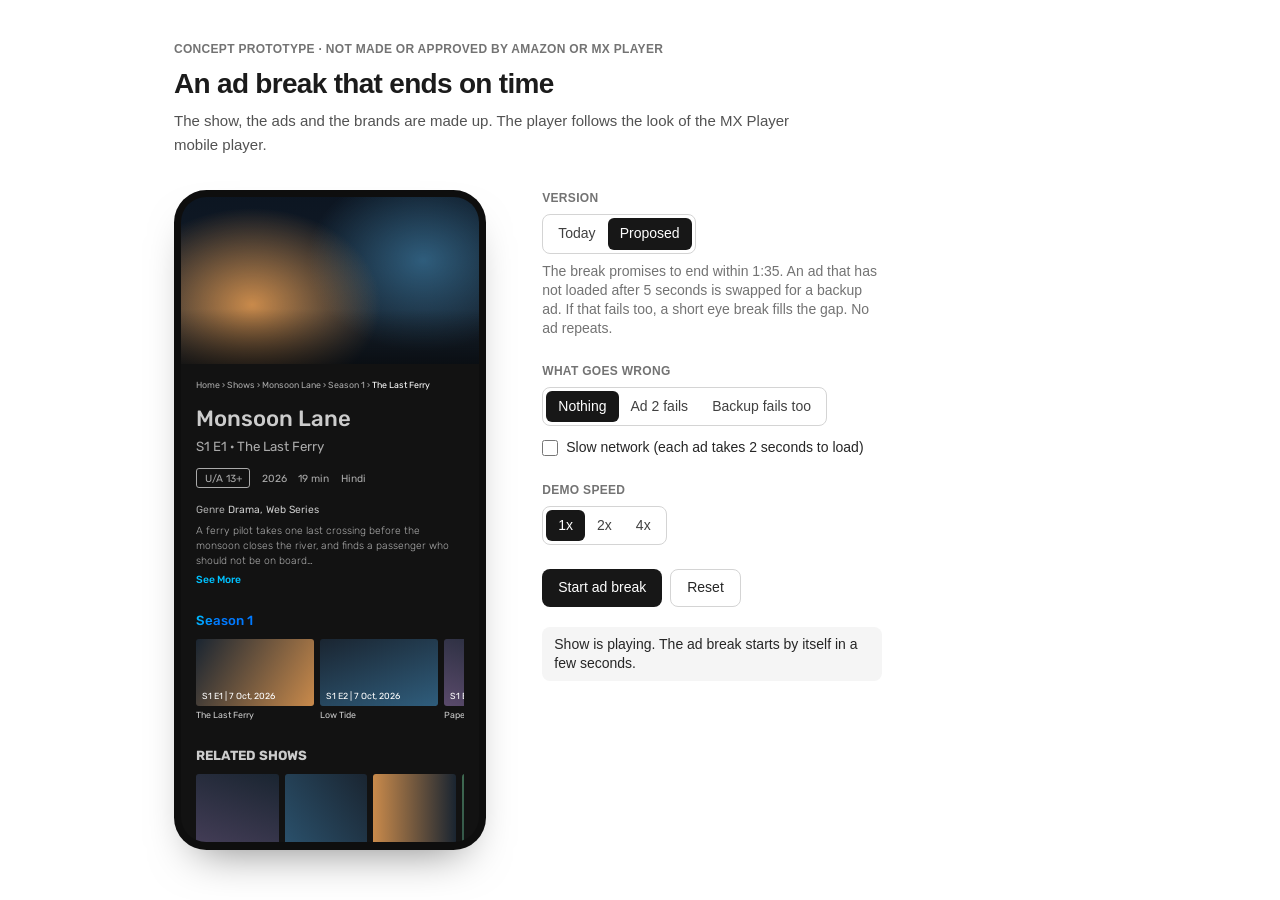
<file: prototypes/mx-ad-break/index.html>
<!doctype html>
<html lang="en">
  <head>
    <meta charset="UTF-8" />
    <meta name="viewport" content="width=device-width, initial-scale=1.0" />
    <title>MX Player Concept · Ad break</title>
    <meta name="robots" content="noindex" />
    <meta name="description" content="Concept prototype. Not made, approved or endorsed by Amazon or MX Player." />
    <link rel="preconnect" href="https://fonts.googleapis.com" />
    <link rel="preconnect" href="https://fonts.gstatic.com" crossorigin />
    <link href="https://fonts.googleapis.com/css2?family=Rubik:wght@300;400;500;700&display=swap" rel="stylesheet" />
    <script type="module" crossorigin src="/prototypes/mx-ad-break/assets/index-BGQyGisF.js"></script>
    <link rel="stylesheet" crossorigin href="/prototypes/mx-ad-break/assets/index-Bj88ESUd.css">
  </head>
  <body>
    <div id="root"></div>
  </body>
</html>
</file>
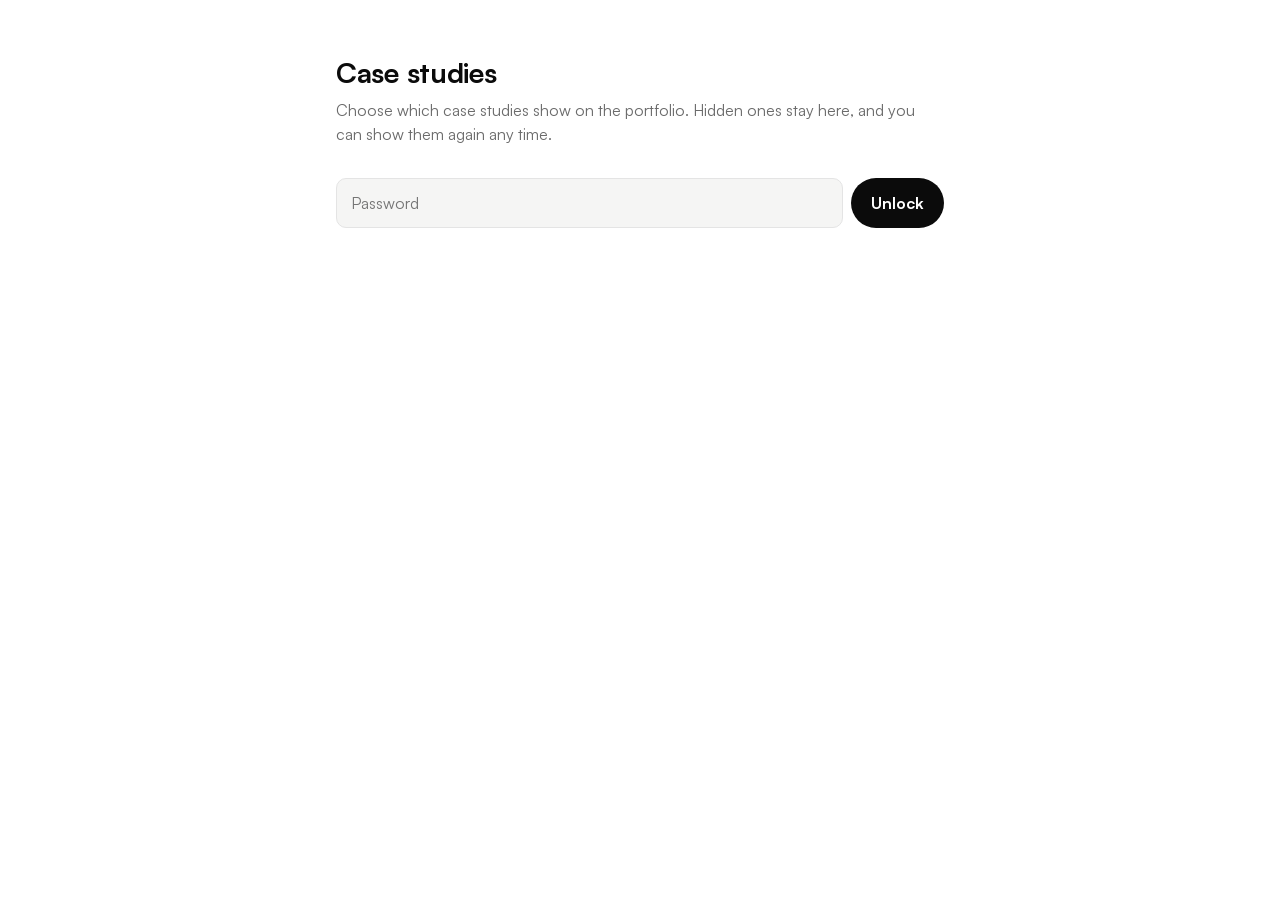
<file: admin.html>
<!doctype html>
<html lang="en">
<head>
  <meta charset="utf-8" />
  <meta name="viewport" content="width=device-width, initial-scale=1" />
  <meta name="robots" content="noindex, nofollow" />
  <title>Case Studies Admin</title>
  <link rel="icon" href="favicon.svg" type="image/svg+xml" />
  <link rel="stylesheet" href="css/fonts.css" />
  <style>
    :root {
      --paper: #ffffff;
      --paper-soft: #f5f5f4;
      --ink: #0b0b0b;
      --gray: #6b6b6b;
      --line: #e4e4e4;
      --danger: #b42318;
      --font: "Satoshi", "Satoshi Fallback", system-ui, -apple-system, sans-serif;
    }
    * { box-sizing: border-box; }
    [hidden] { display: none !important; }
    body {
      margin: 0;
      font-family: var(--font);
      background: var(--paper);
      color: var(--ink);
      font-size: 1rem;
      line-height: 1.5;
    }
    main { max-width: 640px; margin: 0 auto; padding: 56px 16px 80px; }
    h1 { font-size: 1.75rem; line-height: 1.2; margin: 0 0 8px; letter-spacing: -0.01em; }
    .sub { color: var(--gray); margin: 0 0 32px; }
    form { display: flex; gap: 8px; flex-wrap: wrap; }
    input[type="password"] {
      flex: 1 1 240px;
      font: inherit;
      padding: 12px 14px;
      border: 1px solid var(--line);
      border-radius: 10px;
      background: var(--paper-soft);
    }
    input[type="password"]:focus { outline: 2px solid var(--ink); outline-offset: 1px; }
    button {
      font: inherit;
      font-weight: 600;
      padding: 12px 20px;
      border: 0;
      border-radius: 999px;
      background: var(--ink);
      color: var(--paper);
      cursor: pointer;
    }
    button:disabled { opacity: 0.5; cursor: default; }
    button:focus-visible { outline: 2px solid var(--ink); outline-offset: 2px; }
    .msg { min-height: 1.5em; margin: 12px 0 0; color: var(--gray); font-size: 0.875rem; }
    .msg.is-error { color: var(--danger); }
    ul { list-style: none; margin: 0 0 24px; padding: 0; border-top: 1px solid var(--line); }
    li { border-bottom: 1px solid var(--line); }
    label {
      display: flex;
      align-items: center;
      gap: 16px;
      padding: 16px 4px;
      cursor: pointer;
    }
    .num { color: var(--gray); font-size: 0.875rem; width: 1.5em; flex: none; }
    .title { flex: 1; }
    .state { color: var(--gray); font-size: 0.875rem; width: 3.5em; text-align: right; flex: none; }
    li.is-hidden .title { color: var(--gray); text-decoration: line-through; }
    /* switch */
    .switch { position: relative; width: 44px; height: 26px; flex: none; }
    .switch input { position: absolute; inset: 0; opacity: 0; margin: 0; cursor: pointer; }
    .switch span {
      position: absolute; inset: 0;
      border-radius: 999px;
      background: var(--line);
      transition: background 0.2s;
    }
    .switch span::after {
      content: "";
      position: absolute; top: 3px; left: 3px;
      width: 20px; height: 20px;
      border-radius: 50%;
      background: var(--paper);
      box-shadow: 0 1px 2px rgba(0, 0, 0, 0.2);
      transition: transform 0.2s;
    }
    .switch input:checked + span { background: var(--ink); }
    .switch input:checked + span::after { transform: translateX(18px); }
    .switch input:focus-visible + span { outline: 2px solid var(--ink); outline-offset: 2px; }
    .actions { display: flex; align-items: center; gap: 16px; flex-wrap: wrap; }
    .actions .msg { margin: 0; }
    @media (prefers-reduced-motion: reduce) { .switch span, .switch span::after { transition: none; } }
  </style>
</head>
<body>
  <main>
    <h1>Case studies</h1>
    <p class="sub">Choose which case studies show on the portfolio. Hidden ones stay here, and you can show them again any time.</p>

    <form id="login">
      <input type="password" id="password" autocomplete="current-password" placeholder="Password" aria-label="Password" required />
      <button type="submit">Unlock</button>
    </form>
    <p class="msg" id="login-msg" role="status"></p>

    <section id="panel" hidden>
      <ul id="list"></ul>
      <div class="actions">
        <button type="button" id="save" disabled>Save</button>
        <p class="msg" id="save-msg" role="status"></p>
      </div>
    </section>
  </main>

  <script>
    const loginForm = document.getElementById("login");
    const loginMsg = document.getElementById("login-msg");
    const panel = document.getElementById("panel");
    const list = document.getElementById("list");
    const saveBtn = document.getElementById("save");
    const saveMsg = document.getElementById("save-msg");
    let password = "";
    let saved = "";

    function say(el, text, error) {
      el.textContent = text;
      el.classList.toggle("is-error", !!error);
    }

    async function post(body) {
      const r = await fetch("/api/projects", {
        method: "POST",
        headers: { "Content-Type": "application/json" },
        body: JSON.stringify(body),
      });
      const data = await r.json().catch(() => ({}));
      if (!r.ok) throw new Error(data.error || "Something went wrong.");
      return data;
    }

    function hiddenNow() {
      return [...list.querySelectorAll("input")].filter((i) => !i.checked).map((i) => i.value);
    }

    function refresh() {
      list.querySelectorAll("li").forEach((li) => {
        const on = li.querySelector("input").checked;
        li.classList.toggle("is-hidden", !on);
        li.querySelector(".state").textContent = on ? "Shown" : "Hidden";
      });
      const changed = JSON.stringify(hiddenNow()) !== saved;
      saveBtn.disabled = !changed;
      if (changed) say(saveMsg, "Unsaved changes");
      else if (saveMsg.textContent === "Unsaved changes") say(saveMsg, "");
    }

    function render(projects, hidden) {
      list.innerHTML = "";
      projects.forEach((p, i) => {
        const li = document.createElement("li");
        li.innerHTML =
          '<label><span class="num"></span><span class="title"></span><span class="state"></span>' +
          '<span class="switch"><input type="checkbox" /><span></span></span></label>';
        li.querySelector(".num").textContent = String(i + 1).padStart(2, "0");
        li.querySelector(".title").textContent = p.title;
        const input = li.querySelector("input");
        input.value = p.slug;
        input.checked = !hidden.includes(p.slug);
        input.setAttribute("aria-label", "Show " + p.title);
        input.addEventListener("change", refresh);
        list.appendChild(li);
      });
      saved = JSON.stringify(hiddenNow());
      refresh();
    }

    loginForm.addEventListener("submit", async (e) => {
      e.preventDefault();
      const btn = loginForm.querySelector("button");
      btn.disabled = true;
      say(loginMsg, "Checking…");
      try {
        await post({ password: document.getElementById("password").value });
        password = document.getElementById("password").value;
        const r = await fetch("/api/projects?t=" + Date.now(), { cache: "no-store" });
        const data = await r.json();
        render(data.projects, data.hidden);
        loginForm.hidden = true;
        say(loginMsg, "");
        panel.hidden = false;
      } catch (err) {
        say(loginMsg, err.message, true);
      } finally {
        btn.disabled = false;
      }
    });

    saveBtn.addEventListener("click", async () => {
      saveBtn.disabled = true;
      say(saveMsg, "Saving…");
      try {
        const data = await post({ password, hidden: hiddenNow() });
        saved = JSON.stringify(data.hidden);
        say(saveMsg, "Saved. The site updates right away.");
      } catch (err) {
        say(saveMsg, err.message, true);
        saveBtn.disabled = false;
      }
    });
  </script>
</body>
</html>
</file>
<file: prototypes/mx-ad-break/assets/index-Bj88ESUd.css>
*,:before,:after{--tw-border-spacing-x: 0;--tw-border-spacing-y: 0;--tw-translate-x: 0;--tw-translate-y: 0;--tw-rotate: 0;--tw-skew-x: 0;--tw-skew-y: 0;--tw-scale-x: 1;--tw-scale-y: 1;--tw-pan-x: ;--tw-pan-y: ;--tw-pinch-zoom: ;--tw-scroll-snap-strictness: proximity;--tw-gradient-from-position: ;--tw-gradient-via-position: ;--tw-gradient-to-position: ;--tw-ordinal: ;--tw-slashed-zero: ;--tw-numeric-figure: ;--tw-numeric-spacing: ;--tw-numeric-fraction: ;--tw-ring-inset: ;--tw-ring-offset-width: 0px;--tw-ring-offset-color: #fff;--tw-ring-color: rgb(59 130 246 / .5);--tw-ring-offset-shadow: 0 0 #0000;--tw-ring-shadow: 0 0 #0000;--tw-shadow: 0 0 #0000;--tw-shadow-colored: 0 0 #0000;--tw-blur: ;--tw-brightness: ;--tw-contrast: ;--tw-grayscale: ;--tw-hue-rotate: ;--tw-invert: ;--tw-saturate: ;--tw-sepia: ;--tw-drop-shadow: ;--tw-backdrop-blur: ;--tw-backdrop-brightness: ;--tw-backdrop-contrast: ;--tw-backdrop-grayscale: ;--tw-backdrop-hue-rotate: ;--tw-backdrop-invert: ;--tw-backdrop-opacity: ;--tw-backdrop-saturate: ;--tw-backdrop-sepia: ;--tw-contain-size: ;--tw-contain-layout: ;--tw-contain-paint: ;--tw-contain-style: }::backdrop{--tw-border-spacing-x: 0;--tw-border-spacing-y: 0;--tw-translate-x: 0;--tw-translate-y: 0;--tw-rotate: 0;--tw-skew-x: 0;--tw-skew-y: 0;--tw-scale-x: 1;--tw-scale-y: 1;--tw-pan-x: ;--tw-pan-y: ;--tw-pinch-zoom: ;--tw-scroll-snap-strictness: proximity;--tw-gradient-from-position: ;--tw-gradient-via-position: ;--tw-gradient-to-position: ;--tw-ordinal: ;--tw-slashed-zero: ;--tw-numeric-figure: ;--tw-numeric-spacing: ;--tw-numeric-fraction: ;--tw-ring-inset: ;--tw-ring-offset-width: 0px;--tw-ring-offset-color: #fff;--tw-ring-color: rgb(59 130 246 / .5);--tw-ring-offset-shadow: 0 0 #0000;--tw-ring-shadow: 0 0 #0000;--tw-shadow: 0 0 #0000;--tw-shadow-colored: 0 0 #0000;--tw-blur: ;--tw-brightness: ;--tw-contrast: ;--tw-grayscale: ;--tw-hue-rotate: ;--tw-invert: ;--tw-saturate: ;--tw-sepia: ;--tw-drop-shadow: ;--tw-backdrop-blur: ;--tw-backdrop-brightness: ;--tw-backdrop-contrast: ;--tw-backdrop-grayscale: ;--tw-backdrop-hue-rotate: ;--tw-backdrop-invert: ;--tw-backdrop-opacity: ;--tw-backdrop-saturate: ;--tw-backdrop-sepia: ;--tw-contain-size: ;--tw-contain-layout: ;--tw-contain-paint: ;--tw-contain-style: }*,:before,:after{box-sizing:border-box;border-width:0;border-style:solid;border-color:#e5e7eb}:before,:after{--tw-content: ""}html,:host{line-height:1.5;-webkit-text-size-adjust:100%;-moz-tab-size:4;-o-tab-size:4;tab-size:4;font-family:ui-sans-serif,system-ui,sans-serif,"Apple Color Emoji","Segoe UI Emoji",Segoe UI Symbol,"Noto Color Emoji";font-feature-settings:normal;font-variation-settings:normal;-webkit-tap-highlight-color:transparent}body{margin:0;line-height:inherit}hr{height:0;color:inherit;border-top-width:1px}abbr:where([title]){-webkit-text-decoration:underline dotted;text-decoration:underline dotted}h1,h2,h3,h4,h5,h6{font-size:inherit;font-weight:inherit}a{color:inherit;text-decoration:inherit}b,strong{font-weight:bolder}code,kbd,samp,pre{font-family:ui-monospace,SFMono-Regular,Menlo,Monaco,Consolas,Liberation Mono,Courier New,monospace;font-feature-settings:normal;font-variation-settings:normal;font-size:1em}small{font-size:80%}sub,sup{font-size:75%;line-height:0;position:relative;vertical-align:baseline}sub{bottom:-.25em}sup{top:-.5em}table{text-indent:0;border-color:inherit;border-collapse:collapse}button,input,optgroup,select,textarea{font-family:inherit;font-feature-settings:inherit;font-variation-settings:inherit;font-size:100%;font-weight:inherit;line-height:inherit;letter-spacing:inherit;color:inherit;margin:0;padding:0}button,select{text-transform:none}button,input:where([type=button]),input:where([type=reset]),input:where([type=submit]){-webkit-appearance:button;background-color:transparent;background-image:none}:-moz-focusring{outline:auto}:-moz-ui-invalid{box-shadow:none}progress{vertical-align:baseline}::-webkit-inner-spin-button,::-webkit-outer-spin-button{height:auto}[type=search]{-webkit-appearance:textfield;outline-offset:-2px}::-webkit-search-decoration{-webkit-appearance:none}::-webkit-file-upload-button{-webkit-appearance:button;font:inherit}summary{display:list-item}blockquote,dl,dd,h1,h2,h3,h4,h5,h6,hr,figure,p,pre{margin:0}fieldset{margin:0;padding:0}legend{padding:0}ol,ul,menu{list-style:none;margin:0;padding:0}dialog{padding:0}textarea{resize:vertical}input::-moz-placeholder,textarea::-moz-placeholder{opacity:1;color:#9ca3af}input::placeholder,textarea::placeholder{opacity:1;color:#9ca3af}button,[role=button]{cursor:pointer}:disabled{cursor:default}img,svg,video,canvas,audio,iframe,embed,object{display:block;vertical-align:middle}img,video{max-width:100%;height:auto}[hidden]:where(:not([hidden=until-found])){display:none}.fixed{position:fixed}.absolute{position:absolute}.relative{position:relative}.inset-0{top:0;right:0;bottom:0;left:0}.inset-\[-10\%\]{top:-10%;right:-10%;bottom:-10%;left:-10%}.inset-x-0{left:0;right:0}.inset-x-2{left:.5rem;right:.5rem}.inset-x-5{left:1.25rem;right:1.25rem}.bottom-0{bottom:0}.bottom-1{bottom:.25rem}.bottom-\[10px\]{bottom:10px}.bottom-\[14px\]{bottom:14px}.left-5{left:1.25rem}.left-\[60px\]{left:60px}.right-5{right:1.25rem}.top-1\/2{top:50%}.top-\[14px\]{top:14px}.top-\[30px\]{top:30px}.top-\[52px\]{top:52px}.mx-auto{margin-left:auto;margin-right:auto}.mb-2{margin-bottom:.5rem}.mb-6{margin-bottom:1.5rem}.mb-8{margin-bottom:2rem}.ml-2{margin-left:.5rem}.mt-1{margin-top:.25rem}.mt-2{margin-top:.5rem}.mt-3{margin-top:.75rem}.mt-4{margin-top:1rem}.mt-5{margin-top:1.25rem}.mt-8{margin-top:2rem}.mt-\[11px\]{margin-top:11px}.mt-\[19px\]{margin-top:19px}.inline-block{display:inline-block}.flex{display:flex}.inline-flex{display:inline-flex}.grid{display:grid}.hidden{display:none}.aspect-\[2\/3\]{aspect-ratio:2/3}.aspect-video{aspect-ratio:16 / 9}.h-1\/3{height:33.333333%}.h-11{height:2.75rem}.h-16{height:4rem}.h-4{height:1rem}.h-\[14px\]{height:14px}.h-\[2px\]{height:2px}.h-\[50px\]{height:50px}.h-\[874px\]{height:874px}.h-full{height:100%}.min-h-screen{min-height:100vh}.w-11{width:2.75rem}.w-4{width:1rem}.w-\[112px\]{width:112px}.w-\[14px\]{width:14px}.w-\[160px\]{width:160px}.w-\[403px\]{width:403px}.w-full{width:100%}.min-w-0{min-width:0px}.max-w-\[340px\]{max-width:340px}.max-w-\[640px\]{max-width:640px}.max-w-\[980px\]{max-width:980px}.max-w-\[calc\(100vw-68px\)\]{max-width:calc(100vw - 68px)}.shrink-0{flex-shrink:0}.-translate-x-1\/2{--tw-translate-x: -50%;transform:translate(var(--tw-translate-x),var(--tw-translate-y)) rotate(var(--tw-rotate)) skew(var(--tw-skew-x)) skewY(var(--tw-skew-y)) scaleX(var(--tw-scale-x)) scaleY(var(--tw-scale-y))}.-translate-y-1\/2{--tw-translate-y: -50%;transform:translate(var(--tw-translate-x),var(--tw-translate-y)) rotate(var(--tw-rotate)) skew(var(--tw-skew-x)) skewY(var(--tw-skew-y)) scaleX(var(--tw-scale-x)) scaleY(var(--tw-scale-y))}.transform{transform:translate(var(--tw-translate-x),var(--tw-translate-y)) rotate(var(--tw-rotate)) skew(var(--tw-skew-x)) skewY(var(--tw-skew-y)) scaleX(var(--tw-scale-x)) scaleY(var(--tw-scale-y))}@keyframes drift{0%{transform:translate3d(-4%,0,0) scale(1.08)}to{transform:translate3d(4%,-2%,0) scale(1.14)}}.animate-drift{animation:drift 9s ease-in-out infinite alternate}@keyframes fadeIn{0%{opacity:0}to{opacity:1}}.animate-fade-in{animation:fadeIn .25s ease-out both}.cursor-pointer{cursor:pointer}.resize{resize:both}.grid-cols-5{grid-template-columns:repeat(5,minmax(0,1fr))}.flex-col{flex-direction:column}.items-start{align-items:flex-start}.items-end{align-items:flex-end}.items-center{align-items:center}.justify-center{justify-content:center}.justify-between{justify-content:space-between}.justify-items-center{justify-items:center}.gap-10{gap:2.5rem}.gap-2{gap:.5rem}.gap-4{gap:1rem}.gap-y-\[2px\]{row-gap:2px}.overflow-hidden{overflow:hidden}.overflow-y-auto{overflow-y:auto}.overflow-x-hidden{overflow-x:hidden}.truncate{overflow:hidden;text-overflow:ellipsis;white-space:nowrap}.rounded-\[2px\]{border-radius:2px}.rounded-\[34px\]{border-radius:34px}.rounded-\[44px\]{border-radius:44px}.rounded-\[4px\]{border-radius:4px}.rounded-full{border-radius:9999px}.rounded-lg{border-radius:.5rem}.rounded-md{border-radius:.375rem}.rounded-mx-chip{border-radius:4px}.rounded-mx-popup{border-radius:6px}.border{border-width:1px}.border-mx-muted{--tw-border-opacity: 1;border-color:rgb(170 170 170 / var(--tw-border-opacity, 1))}.border-neutral-300{--tw-border-opacity: 1;border-color:rgb(212 212 212 / var(--tw-border-opacity, 1))}.bg-\[\#0b1420\]{--tw-bg-opacity: 1;background-color:rgb(11 20 32 / var(--tw-bg-opacity, 1))}.bg-\[\#0e0e0e\]{--tw-bg-opacity: 1;background-color:rgb(14 14 14 / var(--tw-bg-opacity, 1))}.bg-black{--tw-bg-opacity: 1;background-color:rgb(0 0 0 / var(--tw-bg-opacity, 1))}.bg-black\/45{background-color:#00000073}.bg-mx-blue{--tw-bg-opacity: 1;background-color:rgb(0 121 255 / var(--tw-bg-opacity, 1))}.bg-mx-chip{background-color:#fff3}.bg-mx-page{--tw-bg-opacity: 1;background-color:rgb(18 18 18 / var(--tw-bg-opacity, 1))}.bg-mx-track{background-color:#ffffff29}.bg-neutral-100{--tw-bg-opacity: 1;background-color:rgb(245 245 245 / var(--tw-bg-opacity, 1))}.bg-neutral-900{--tw-bg-opacity: 1;background-color:rgb(23 23 23 / var(--tw-bg-opacity, 1))}.bg-gradient-to-t{background-image:linear-gradient(to top,var(--tw-gradient-stops))}.bg-mx-popup{background-image:linear-gradient(129deg,#00000078 12%,#121212d1 59%)}.bg-mx-seek{background-image:linear-gradient(296deg,#0079ff 61%,#00c7ff)}.from-black\/60{--tw-gradient-from: rgb(0 0 0 / .6) var(--tw-gradient-from-position);--tw-gradient-to: rgb(0 0 0 / 0) var(--tw-gradient-to-position);--tw-gradient-stops: var(--tw-gradient-from), var(--tw-gradient-to)}.to-transparent{--tw-gradient-to: transparent var(--tw-gradient-to-position)}.bg-clip-text{-webkit-background-clip:text;background-clip:text}.p-\[10px\]{padding:10px}.p-\[3px\]{padding:3px}.px-2{padding-left:.5rem;padding-right:.5rem}.px-3{padding-left:.75rem;padding-right:.75rem}.px-4{padding-left:1rem;padding-right:1rem}.px-5{padding-left:1.25rem;padding-right:1.25rem}.px-6{padding-left:1.5rem;padding-right:1.5rem}.px-8{padding-left:2rem;padding-right:2rem}.px-\[10px\]{padding-left:10px;padding-right:10px}.py-1\.5{padding-top:.375rem;padding-bottom:.375rem}.py-10{padding-top:2.5rem;padding-bottom:2.5rem}.py-2{padding-top:.5rem;padding-bottom:.5rem}.py-4{padding-top:1rem;padding-bottom:1rem}.py-\[10px\]{padding-top:10px;padding-bottom:10px}.py-\[3px\]{padding-top:3px;padding-bottom:3px}.pb-10{padding-bottom:2.5rem}.pl-3{padding-left:.75rem}.pt-5{padding-top:1.25rem}.text-center{text-align:center}.align-middle{vertical-align:middle}.font-rubik{font-family:Rubik,sans-serif}.text-\[12px\]{font-size:12px}.text-\[14px\]{font-size:14px}.text-\[15px\]{font-size:15px}.text-\[18px\]{font-size:18px}.text-\[26px\]{font-size:26px}.text-\[28px\]{font-size:28px}.text-mx-h1{font-size:30px;line-height:39.9px;font-weight:500}.text-mx-item{font-size:16px;line-height:22.88px}.text-mx-meta{font-size:14px;line-height:normal}.text-mx-time{font-size:12px;line-height:normal;font-weight:500}.text-mx-title{font-size:24px;line-height:normal}.font-bold{font-weight:700}.font-light{font-weight:300}.font-medium{font-weight:500}.font-semibold{font-weight:600}.uppercase{text-transform:uppercase}.tabular-nums{--tw-numeric-spacing: tabular-nums;font-variant-numeric:var(--tw-ordinal) var(--tw-slashed-zero) var(--tw-numeric-figure) var(--tw-numeric-spacing) var(--tw-numeric-fraction)}.leading-\[20px\]{line-height:20px}.leading-relaxed{line-height:1.625}.leading-snug{line-height:1.375}.leading-tight{line-height:1.25}.tracking-tight{letter-spacing:-.025em}.tracking-wide{letter-spacing:.025em}.text-mx-muted{--tw-text-opacity: 1;color:rgb(170 170 170 / var(--tw-text-opacity, 1))}.text-mx-selected{--tw-text-opacity: 1;color:rgb(0 194 255 / var(--tw-text-opacity, 1))}.text-mx-soft{--tw-text-opacity: 1;color:rgb(204 204 204 / var(--tw-text-opacity, 1))}.text-mx-text{--tw-text-opacity: 1;color:rgb(255 255 255 / var(--tw-text-opacity, 1))}.text-neutral-500{--tw-text-opacity: 1;color:rgb(115 115 115 / var(--tw-text-opacity, 1))}.text-neutral-600{--tw-text-opacity: 1;color:rgb(82 82 82 / var(--tw-text-opacity, 1))}.text-neutral-700{--tw-text-opacity: 1;color:rgb(64 64 64 / var(--tw-text-opacity, 1))}.text-neutral-800{--tw-text-opacity: 1;color:rgb(38 38 38 / var(--tw-text-opacity, 1))}.text-transparent{color:transparent}.text-white{--tw-text-opacity: 1;color:rgb(255 255 255 / var(--tw-text-opacity, 1))}.accent-neutral-900{accent-color:#171717}.opacity-90{opacity:.9}.shadow-\[0_30px_60px_-30px_rgba\(0\,0\,0\,0\.5\)\]{--tw-shadow: 0 30px 60px -30px rgba(0,0,0,.5);--tw-shadow-colored: 0 30px 60px -30px var(--tw-shadow-color);box-shadow:var(--tw-ring-offset-shadow, 0 0 #0000),var(--tw-ring-shadow, 0 0 #0000),var(--tw-shadow)}.filter{filter:var(--tw-blur) var(--tw-brightness) var(--tw-contrast) var(--tw-grayscale) var(--tw-hue-rotate) var(--tw-invert) var(--tw-saturate) var(--tw-sepia) var(--tw-drop-shadow)}html,body,#root{min-height:100%}body{margin:0;background:#fff;color:#1b1b1b;font-family:-apple-system,BlinkMacSystemFont,Segoe UI,Roboto,Helvetica,Arial,sans-serif;-webkit-font-smoothing:antialiased}@media (prefers-reduced-motion: reduce){*,*:before,*:after{animation-duration:.001ms!important;animation-iteration-count:1!important;transition-duration:.001ms!important}}.hover\:bg-neutral-100:hover{--tw-bg-opacity: 1;background-color:rgb(245 245 245 / var(--tw-bg-opacity, 1))}.hover\:bg-neutral-700:hover{--tw-bg-opacity: 1;background-color:rgb(64 64 64 / var(--tw-bg-opacity, 1))}@media (min-width: 768px){.md\:flex-row{flex-direction:row}.md\:gap-14{gap:3.5rem}}
</file>
<file: css/fonts.css>
/* TRIAL: Inter, loaded from Google Fonts so it can be judged in the browser.
   Not for shipping. If it stays, self-host the files like the rest and delete
   this import; if it goes, delete this import and the TRIAL block at the end
   of style.css. */
@import url("https://fonts.googleapis.com/css2?family=Inter:opsz,wght@14..32,400..700&display=swap");

/* self-hosted fonts: no third-party CDN dependency */

/* metric-matched fallbacks: the system face is resized to the web font's width
   and height, so text holds its line breaks while the real font is loading. */
@font-face {
  font-family: "Onest Fallback";
  src: local("Arial Bold"), local("Arial-BoldMT");
  font-weight: 500 600;
  ascent-override: 97%;
  descent-override: 30%;
  line-gap-override: 0%;
}

@font-face {
  font-family: "Satoshi Fallback";
  src: local("Arial"), local("ArialMT");
  size-adjust: 98.9%;
  ascent-override: 102%;
  descent-override: 24%;
  line-gap-override: 0%;
}

@font-face {
  font-family: "Satoshi";
  src: url("../assets/fonts/satoshi-400-normal.woff2") format("woff2");
  font-weight: 400;
  font-style: normal;
  font-display: swap;
}

@font-face {
  font-family: "Satoshi";
  src: url("../assets/fonts/satoshi-500-normal.woff2") format("woff2");
  font-weight: 500;
  font-style: normal;
  font-display: swap;
}

@font-face {
  font-family: "Satoshi";
  src: url("../assets/fonts/satoshi-700-normal.woff2") format("woff2");
  font-weight: 700;
  font-style: normal;
  font-display: swap;
}

/* first-fold headline only (Medium) */
@font-face {
  font-family: "Plus Jakarta Sans";
  src: url("../assets/fonts/plus-jakarta-sans-500-normal.woff2") format("woff2");
  font-weight: 500;
  font-style: normal;
  font-display: swap;
}

@font-face {
  font-family: "JetBrains Mono";
  src: url("../assets/fonts/jetbrains-mono-400-normal.woff2") format("woff2");
  font-weight: 400;
  font-style: normal;
  font-display: swap;
  unicode-range: U+0000-00FF, U+0131, U+0152-0153, U+02BB-02BC, U+02C6, U+02DA, U+02DC, U+0304, U+0308, U+0329, U+2000-206F, U+20AC, U+2122, U+2191, U+2193, U+2212, U+2215, U+FEFF, U+FFFD;
}

@font-face {
  font-family: "JetBrains Mono";
  src: url("../assets/fonts/jetbrains-mono-700-normal.woff2") format("woff2");
  font-weight: 700;
  font-style: normal;
  font-display: swap;
  unicode-range: U+0000-00FF, U+0131, U+0152-0153, U+02BB-02BC, U+02C6, U+02DA, U+02DC, U+0304, U+0308, U+0329, U+2000-206F, U+20AC, U+2122, U+2191, U+2193, U+2212, U+2215, U+FEFF, U+FFFD;
}

@font-face {
  font-family: "Onest";
  src: url("../assets/fonts/onest-500-normal.woff2") format("woff2");
  font-weight: 500;
  font-style: normal;
  font-display: swap;
  unicode-range: U+0000-00FF, U+0131, U+0152-0153, U+02BB-02BC, U+02C6, U+02DA, U+02DC, U+0304, U+0308, U+0329, U+2000-206F, U+20AC, U+2122, U+2191, U+2193, U+2212, U+2215, U+FEFF, U+FFFD;
}

@font-face {
  font-family: "Onest";
  src: url("../assets/fonts/onest-600-normal.woff2") format("woff2");
  font-weight: 600;
  font-style: normal;
  font-display: swap;
  unicode-range: U+0000-00FF, U+0131, U+0152-0153, U+02BB-02BC, U+02C6, U+02DA, U+02DC, U+0304, U+0308, U+0329, U+2000-206F, U+20AC, U+2122, U+2191, U+2193, U+2212, U+2215, U+FEFF, U+FFFD;
}
</file>
